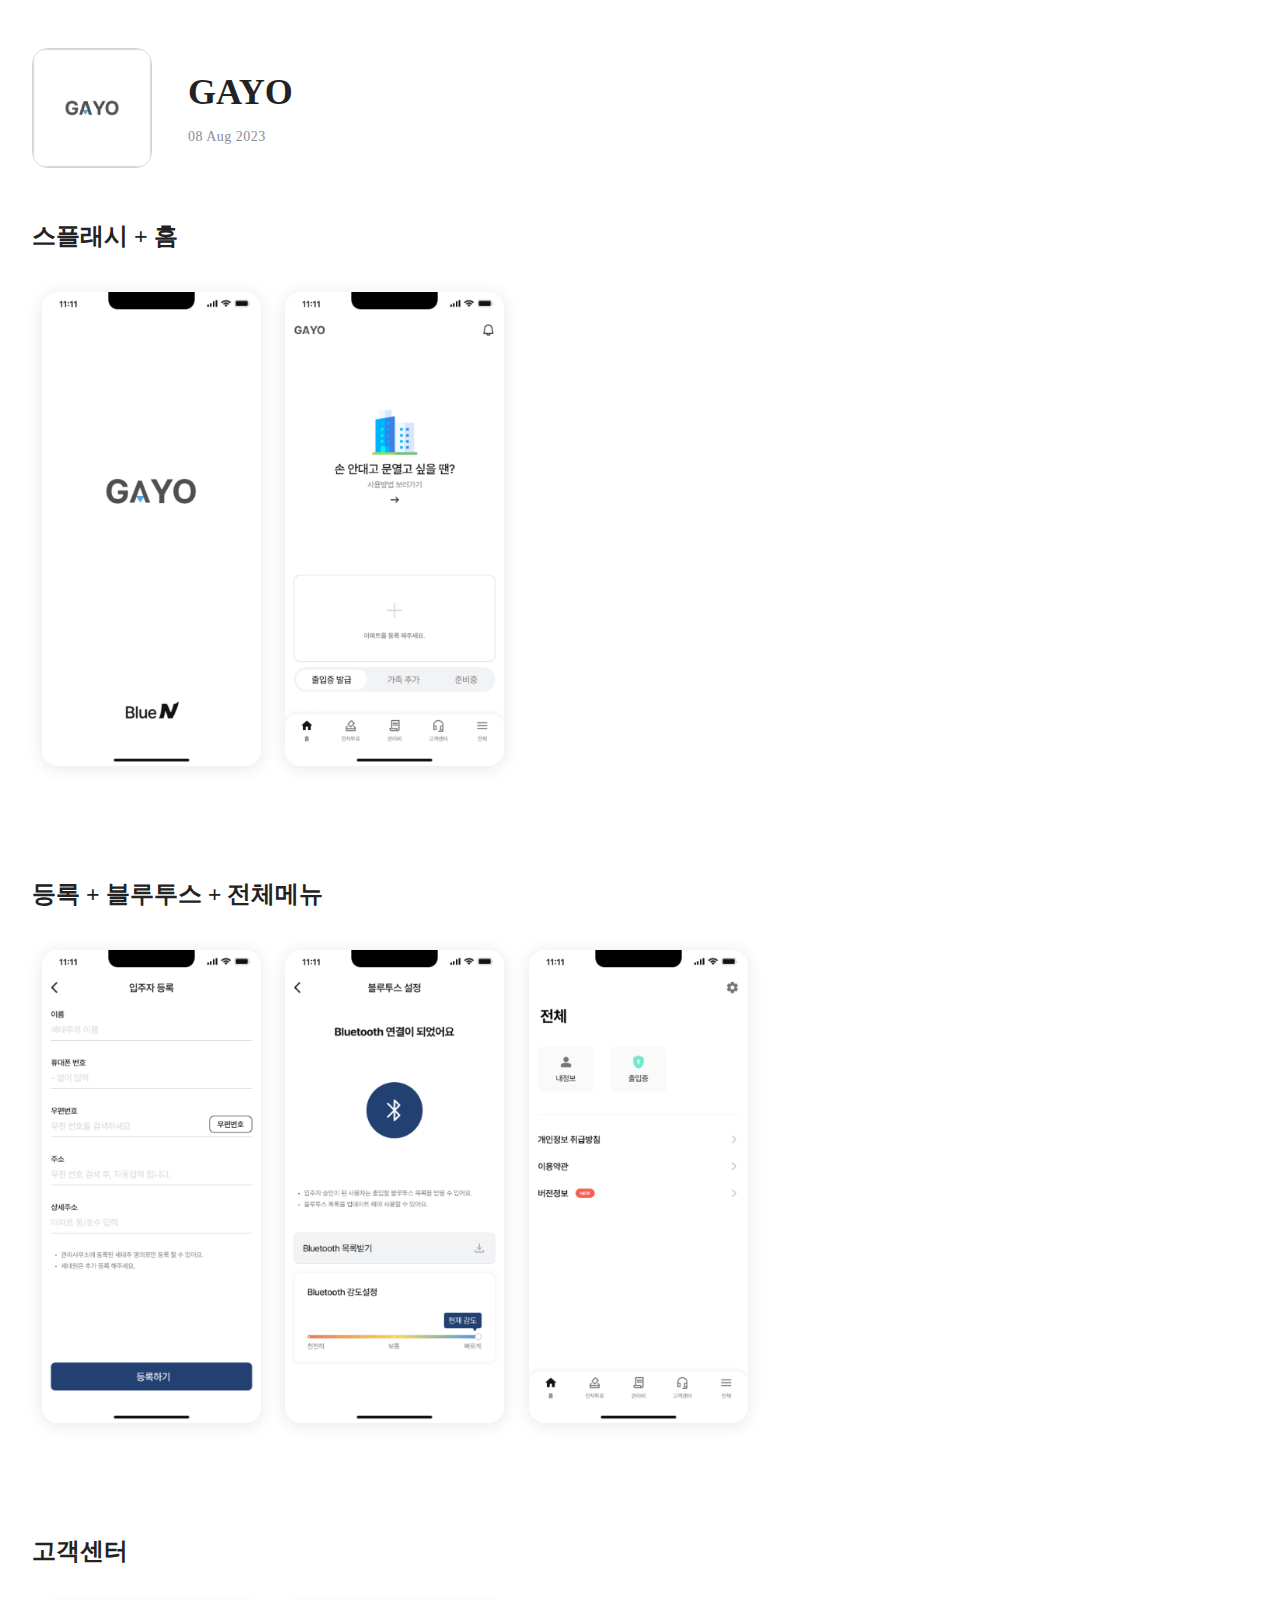
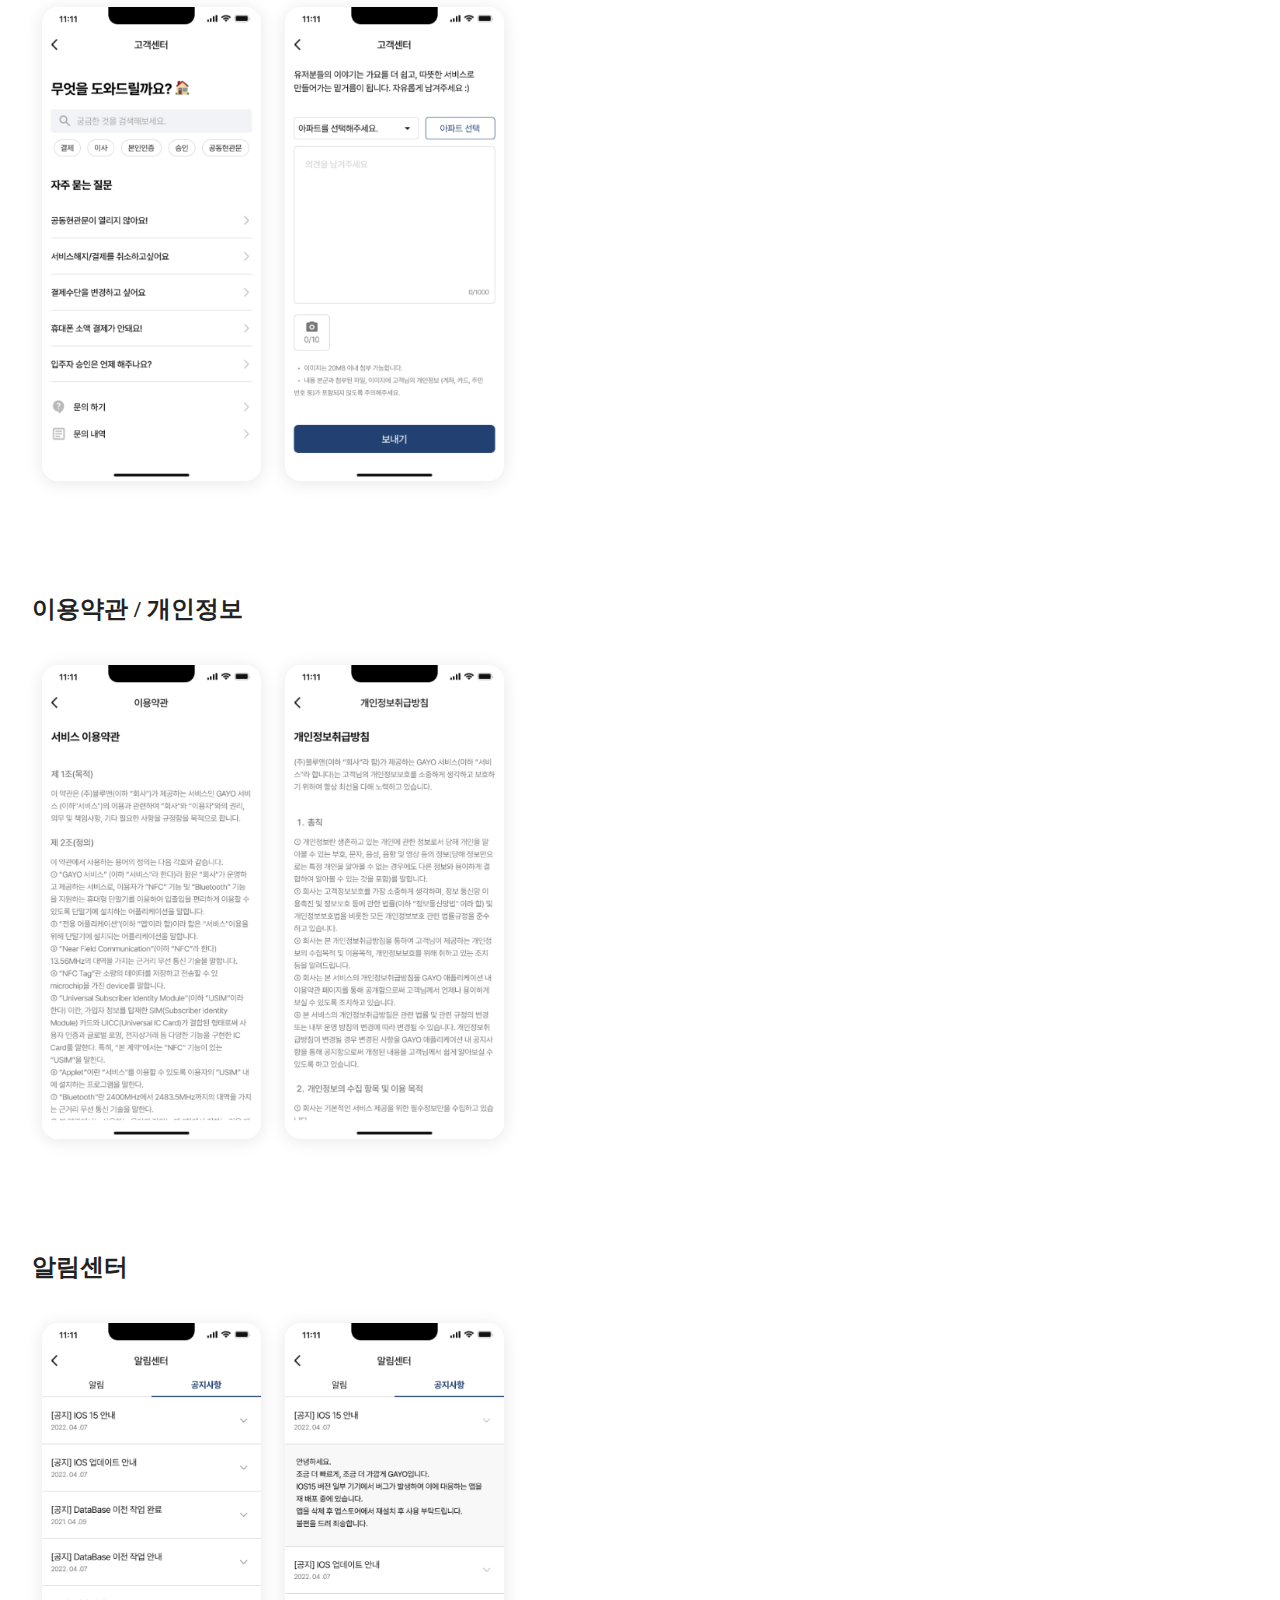
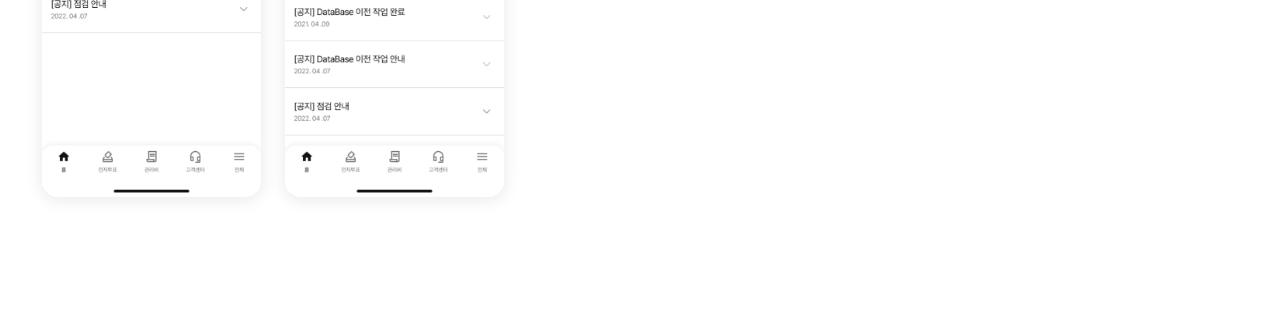
<file: BlueN/index.html>
<!DOCTYPE html>

<head>
    <meta charset='utf-8'>
    <meta http-equiv='X-UA-Compatible' content='IE=edge'>
    <meta name='viewport' content='width=device-width, initial-scale=1'>

    <title>GAYO</title>
    <link href='//spoqa.github.io/spoqa-han-sans/css/SpoqaHanSans-kr.css' rel='stylesheet' type='text/css'>
    <link href='//spoqa.github.io/spoqa-han-sans/css/SpoqaHanSans-jp.css' rel='stylesheet' type='text/css'>
    <style>
        

        html{box-sizing:border-box}*,*:before,*:after{box-sizing:inherit}/*! normalize.css v5.0.0 | MIT License | github.com/necolas/normalize.css */html{font-family:sans-serif;line-height:1.15;-ms-text-size-adjust:100%;-webkit-text-size-adjust:100%}body{margin:0}article,aside,footer,header,nav,section{display:block}h1{font-size:2em;margin:0.67em 0}figcaption,figure,main{display:block}figure{margin:1em 40px}hr{box-sizing:content-box;height:0;overflow:visible}pre{font-family:monospace, monospace;font-size:1em}a{background-color:transparent;-webkit-text-decoration-skip:objects}a:active,a:hover{outline-width:0}abbr[title]{border-bottom:none;text-decoration:underline;text-decoration:underline dotted}b,strong{font-weight:inherit}b,strong{font-weight:bolder}code,kbd,samp{font-family:monospace, monospace;font-size:1em}dfn{font-style:italic}mark{background-color:#ff0;color:#000}small{font-size:80%}sub,sup{font-size:75%;line-height:0;position:relative;vertical-align:baseline}sub{bottom:-0.25em}sup{top:-0.5em}audio,video{display:inline-block}audio:not([controls]){display:none;height:0}img{border-style:none}svg:not(:root){overflow:hidden}button,input,optgroup,select,textarea{font-family:sans-serif;font-size:100%;line-height:1.15;margin:0}button,input{overflow:visible}button,select{text-transform:none}button,html [type="button"],[type="reset"],[type="submit"]{-webkit-appearance:button}button::-moz-focus-inner,[type="button"]::-moz-focus-inner,[type="reset"]::-moz-focus-inner,[type="submit"]::-moz-focus-inner{border-style:none;padding:0}button:-moz-focusring,[type="button"]:-moz-focusring,[type="reset"]:-moz-focusring,[type="submit"]:-moz-focusring{outline:1px dotted ButtonText}fieldset{border:1px solid #c0c0c0;margin:0 2px;padding:0.35em 0.625em 0.75em}legend{box-sizing:border-box;color:inherit;display:table;max-width:100%;padding:0;white-space:normal}progress{display:inline-block;vertical-align:baseline}textarea{overflow:auto}[type="checkbox"],[type="radio"]{box-sizing:border-box;padding:0}[type="number"]::-webkit-inner-spin-button,[type="number"]::-webkit-outer-spin-button{height:auto}[type="search"]{-webkit-appearance:textfield;outline-offset:-2px}[type="search"]::-webkit-search-cancel-button,[type="search"]::-webkit-search-decoration{-webkit-appearance:none}::-webkit-file-upload-button{-webkit-appearance:button;font:inherit}details,menu{display:block}summary{display:list-item}canvas{display:inline-block}template{display:none}[hidden]{display:none}body,h1,h2,h3,h4,h5,h6,blockquote,p,pre,dl,dd,ol,ul,figure,hr,fieldset,legend{margin:0;padding:0}li>ol,li>ul{margin-bottom:0}table{border-collapse:collapse;border-spacing:0}address,h1,h2,h3,h4,h5,h6,blockquote,p,pre,dl,ol,ul,figure,hr,table,fieldset{margin-bottom:40px}dd,ol,ul{margin-left:16px}@-webkit-keyframes spin{100%{-webkit-transform:rotate(360deg);transform:rotate(360deg)}}@keyframes spin{100%{-webkit-transform:rotate(360deg);transform:rotate(360deg)}}.icon{position:relative;display:inline-block;width:25px;height:25px;overflow:hidden;fill:currentColor}.icon__cnt{width:100%;height:100%;background:inherit;fill:inherit;pointer-events:none;transform:translateX(0);-ms-transform:translate(0.5px, -0.3px)}.icon--m{width:50px;height:50px}.icon--l{width:100px;height:100px}.icon--xl{width:150px;height:150px}.icon--xxl{width:200px;height:200px}.icon__spinner{position:absolute;top:0;left:0;width:100%;height:100%}.icon--ei-spinner .icon__spinner,.icon--ei-spinner-2 .icon__spinner{-webkit-animation:spin 1s steps(12) infinite;animation:spin 1s steps(12) infinite}.icon--ei-spinner-3 .icon__spinner{-webkit-animation:spin 1.5s linear infinite;animation:spin 1.5s linear infinite}.icon--ei-sc-facebook{fill:#3b5998}.icon--ei-sc-github{fill:#333}.icon--ei-sc-google-plus{fill:#dd4b39}.icon--ei-sc-instagram{fill:#3f729b}.icon--ei-sc-linkedin{fill:#0976b4}.icon--ei-sc-odnoklassniki{fill:#ed812b}.icon--ei-sc-skype{fill:#00aff0}.icon--ei-sc-soundcloud{fill:#f80}.icon--ei-sc-tumblr{fill:#35465c}.icon--ei-sc-twitter{fill:#55acee}.icon--ei-sc-vimeo{fill:#1ab7ea}.icon--ei-sc-vk{fill:#45668e}.icon--ei-sc-youtube{fill:#e52d27}.icon--ei-sc-pinterest{fill:#bd081c}.icon--ei-sc-telegram{fill:#0088cc}.highlight{margin:0;background:#fff}.highlighter-rouge .highlight{background:#FAFAFA}.highlight .c{color:#998;font-style:italic}.highlight .err{color:#a61717;background-color:#e3d2d2}.highlight .k{font-weight:bold}.highlight .o{font-weight:bold}.highlight .cm{color:#998;font-style:italic}.highlight .cp{color:#999;font-weight:bold}.highlight .c1{color:#998;font-style:italic}.highlight .cs{color:#999;font-weight:bold;font-style:italic}.highlight .gd{color:#000;background-color:#fdd}.highlight .gd .x{color:#000;background-color:#faa}.highlight .ge{font-style:italic}.highlight .gr{color:#a00}.highlight .gh{color:#999}.highlight .gi{color:#000;background-color:#dfd}.highlight .gi .x{color:#000;background-color:#afa}.highlight .go{color:#888}.highlight .gp{color:#555}.highlight .gs{font-weight:bold}.highlight .gu{color:#aaa}.highlight .gt{color:#a00}.highlight .kc{font-weight:bold}.highlight .kd{font-weight:bold}.highlight .kp{font-weight:bold}.highlight .kr{font-weight:bold}.highlight .kt{color:#458;font-weight:bold}.highlight .m{color:#099}.highlight .s{color:#d14}.highlight .na{color:teal}.highlight .nb{color:#0086B3}.highlight .nc{color:#458;font-weight:bold}.highlight .no{color:teal}.highlight .ni{color:purple}.highlight .ne{color:#900;font-weight:bold}.highlight .nf{color:#900;font-weight:bold}.highlight .nn{color:#555}.highlight .nt{color:navy}.highlight .nv{color:teal}.highlight .ow{font-weight:bold}.highlight .w{color:#bbb}.highlight .mf{color:#099}.highlight .mh{color:#099}.highlight .mi{color:#099}.highlight .mo{color:#099}.highlight .sb{color:#d14}.highlight .sc{color:#d14}.highlight .sd{color:#d14}.highlight .s2{color:#d14}.highlight .se{color:#d14}.highlight .sh{color:#d14}.highlight .si{color:#d14}.highlight .sx{color:#d14}.highlight .sr{color:#009926}.highlight .s1{color:#d14}.highlight .ss{color:#990073}.highlight .bp{color:#999}.highlight .vc{color:teal}.highlight .vg{color:teal}.highlight .vi{color:teal}.highlight .il{color:#099}body{color:#222;font-size:16px;font-family:"Spoqa Han Sans","Spoqa Han Sans JP","Sans-serif";line-height:1.5;background-color:#fff;-webkit-font-smoothing:antialiased;-moz-osx-font-smoothing:grayscale}*::selection{color:#fff;background-color:#000}@font-face{font-family:'Spoqa Han Sans', 'Spoqa Han Sans JP', 'Sans-serif'}a{text-decoration:none;color:#495057}a:hover,a:active,a:focus{color:#000;text-decoration:none}img{position:relative;max-width:100%}hr{border:1px solid #ced4da;margin:24px 0}h1,h2,h3,h4,h5,h6{font-weight:inherit;line-height:initial}h1{font-size:36px;font-weight:700 !important}h2{font-size:28px}h3{font-size:24px}h4{font-size:20px}h5{font-size:18px}h6{font-size:16px}b,strong{font-weight:700}blockquote{font-size:24px;text-align:center}@media (min-width: 40em){blockquote{min-width:75vw}}@media (min-width: 64em){blockquote{font-size:28px;min-width:975px}}pre{padding:32px}pre,code{overflow:auto;white-space:pre-wrap;word-wrap:break-word;word-break:break-all;font-family:"Spoqa Han Sans","Spoqa Han Sans JP","Sans-serif";font-size:16px;background-color:#f1f3f5}p code,li code{padding:2px 4px}pre[class*='language-']{padding:32px;margin-bottom:24px}code[class*='language-'],pre[class*='language-']{white-space:pre-wrap;word-break:break-all;line-height:inherit;background-color:#f1f3f5}input[type='text'],input[type='password'],input[type='date'],input[type='month'],input[type='week'],input[type='email'],input[type='number'],input[type='search'],input[type='tel'],input[type='time'],input[type='url'],input[type='color'],input[type='datetime'],input[type='datetime-local'],select,textarea{width:100%;display:block;padding:16px;margin-bottom:16px;border:1px solid #ced4da;border-radius:4px;outline:none;line-height:initial;background-color:#fff;font-size:16px;font-family:"Spoqa Han Sans","Spoqa Han Sans JP","Sans-serif";transition:50ms}input[type='text']:focus,input[type='password']:focus,input[type='date']:focus,input[type='month']:focus,input[type='week']:focus,input[type='email']:focus,input[type='number']:focus,input[type='search']:focus,input[type='tel']:focus,input[type='time']:focus,input[type='url']:focus,input[type='color']:focus,input[type='datetime']:focus,input[type='datetime-local']:focus,select:focus,textarea:focus{border-color:#868e96}table{width:100%;max-width:100%}table th,table td{padding:16px;text-align:left;vertical-align:top;border-top:1px solid #ced4da;font-weight:400}table thead th{font-weight:600;text-transform:uppercase;font-size:14px;vertical-align:bottom;border-bottom:2px solid #ced4da}table tbody+tbody{border-top:2px solid #ced4da}.responsive-table{display:block;width:100%;overflow-x:auto}.o-grid{margin:0 auto;max-width:1300px}.o-grid:after{content:'';display:table;clear:both}@media (min-width: 40em){.o-grid{display:flex;flex-wrap:wrap}}.o-grid .o-grid{margin-right:-32px;margin-left:-32px;padding:0}.o-grid--full{max-width:100vw}.o-grid__col{padding-right:32px;padding-left:32px}@media (min-width: 40em){.o-grid__col{flex-grow:1}}.o-grid__col--1-3-s{width:33.3333333333%}.o-grid__col--2-3-s{width:66.6666666667%}.o-grid__col--1-4-s{width:25%}.o-grid__col--2-4-s{width:50%}.o-grid__col--3-4-s{width:75%}.o-grid__col--4-4-s{width:100%}@media (min-width: 40em){.o-grid__col--1-3-m{width:33.3333333333%}.o-grid__col--2-3-m{width:66.6666666667%}.o-grid__col--1-4-m{width:25%}.o-grid__col--2-4-m{width:50%}.o-grid__col--3-4-m{width:75%}.o-grid__col--4-4-m{width:100%}}@media (min-width: 64em){.o-grid__col--1-3-l{width:33.3333333333%}.o-grid__col--2-3-l{width:66.6666666667%}.o-grid__col--1-4-l{width:25%}.o-grid__col--2-4-l{width:50%}.o-grid__col--3-4-l{width:75%}.o-grid__col--4-4-l{width:100%}}.o-grid__col--full{width:100%}.o-grid__col--center{margin:0 auto;flex-grow:initial}.o-grid__col--end{margin-left:auto}.o-grid__col--initial-grow{flex-grow:initial}.c-off-canvas-container{display:flex;min-height:100vh;flex-direction:column}.c-off-canvas-container .o-wrapper{flex:1 0 auto}.o-plain-list{margin:0;padding:0;list-style:none;display:inline-block;margin-right:20px}.mh_toogle{display:none}.mh_toogle+.mh_toggle_btn{box-sizing:border-box;outline:0;display:block;width:3em;height:1.5em;position:relative;cursor:pointer;user-select:none;border-radius:1.5em;padding:2px;transition:all 0.4s ease;font-size:1em;background:lightgray}.mh_toogle+.mh_toggle_btn:after{position:relative;display:flex;justify-content:center;align-items:center;width:50%;height:100%;border-radius:50%;transition:all 0.4s ease;color:gray;background:white}.mh_toogle+.mh_toggle_btn:after{left:0;content:"brightness_7"}.mh_toogle:checked+.mh_toggle_btn{background:gray}.mh_toogle:checked+.mh_toggle_btn:after{left:50%;content:"brightness_4"}.blog-wrap{max-width:100%}.blog-post{width:100%;padding-bottom:1em;margin-bottom:2em;display:inline-block;border-bottom:1px solid #ced4da}.excerpt{margin-top:1em;color:#868e96}.blog-post__link{position:relative;display:block}.blog-post__image{width:100%}.blog-post__content{position:absolute;top:0;right:0;bottom:0;left:0;display:flex;align-items:center;justify-content:center;opacity:0;visibility:hidden}.blog-post__info{text-align:center}.post-title{font-size:24px;font-weight:bold}.post-title a{text-decoration:none}.blog-post__subtitle{margin-top:5px}.pagination__prev{float:left;margin-right:10px}.pagination__next{float:left}.meta{font-size:16px;text-transform:uppercase}.excerpt{margin-top:1em;margin-bottom:1em}.category{border:0px;font-size:14px;padding-left:32px;padding-right:32px;margin-bottom:48px;margin-top:36px;animation:fadeInUp 0.8s;-moz-animation:fadeInUp 0.8s;-webkit-animation:fadeInUp 0.8s;-o-animation:fadeInUp 0.8s}@keyframes fadeInUp{from{transform:translate3d(0, 60px, 0);opacity:0}to{transform:translate3d(0, 0px, 0);opacity:1}}@-moz-keyframes fadeInUp{from{transform:translate3d(0, 60px, 0);opacity:0}to{transform:translate3d(0, 0px, 0);opacity:1}}@-webkit-keyframes fadeInUp{from{transform:translate3d(0, 60px, 0);opacity:0}to{transform:translate3d(0, 0px, 0);opacity:1}}@-o-keyframes fadein{from{transform:translate3d(0, 60px, 0);opacity:0}to{transform:translate3d(0, 0px, 0);opacity:1}}.category li{position:relative;float:left;padding:0px;border:0px;border-radius:8px}.category-btn{background:#fff;display:inline-flex;align-items:center;width:164px;text-align:center;font-weight:bold;justify-content:space-between;line-height:50px;margin:0px;padding:0px 15px 0 20px;text-decoration:none;border:1px solid #ced4da;border-radius:8px;transition:250ms}.chevron{text-align:center}.material-symbols-outlined{vertical-align:middle;font-size:22px;color:#868e96}.category-btn:hover{background:#222;color:#fff;border:1px solid #222;cursor:pointer}.category-btn-selected{background:#fff;display:inline-flex;align-items:center;width:164px;text-align:center;font-weight:bold;justify-content:space-between;line-height:50px;margin:0px;padding:0px 15px 0 20px;text-decoration:none;border:1px solid #222;border-radius:8px;transition:250ms}.category-btn-selected:hover{background:#222;color:#fff;border:1px solid #222;cursor:pointer}#check-btn:checked ~ .category-btn{background:#222;color:#fff;border:1px solid #222}#check-btn:checked ~ .category-btn-selected{background:#222;color:#fff;border:1px solid #222}#check-btn{display:none}#check-btn:checked ~ .menubars{display:block}#check-btn:checked ~ .menubars-pattern{display:none}#check-btn-pattern:checked ~ .menubars-pattern{display:block}#check-btn-pattern:checked ~ .menubars{display:none}.category li ul{background:#fff;display:none;height:auto;padding:0px;margin:5px 0 0 0;border:0px;position:absolute;z-index:140;border:solid 1px #ced4da;border-radius:8px;box-shadow:0 2px 5px 1.5px rgba(0,0,0,0.08)}.category li li{display:block;float:none;margin:0px;padding:0px}.category li li:last-child a{margin-bottom:5px}.category li li:first-child a{margin-top:5px}.category li:hover li a{background:none}.category li ul a{display:block;height:50px;line-height:50px;font-size:14px;font-weight:400;margin:0px;padding:0px 0px 0px 15px;text-align:left}.category li ul a:hover,.category li ul li:hover a{background:#f1f5f5;font-weight:bold;color:#495057;border:0px;border-radius:0;text-decoration:none}.category p{clear:left}.menubars,.menubars-pattern{width:100%;animation:fadeIn 0.2s;-moz-animation:fadeIn 0.2s;-webkit-animation:fadeIn 0.2s;-o-animation:fadeIn 0.2s}@keyframes fadeIn{from{transform:translate3d(0, 0px, 0);opacity:0}to{transform:translate3d(0, 0px, 0);opacity:1}}@-moz-keyframes fadeIn{from{transform:translate3d(0, 0px, 0);opacity:0}to{transform:translate3d(0, 0px, 0);opacity:1}}@-webkit-keyframes fadeIn{from{transform:translate3d(0, 0px, 0);opacity:0}to{transform:translate3d(0, 0px, 0);opacity:1}}@-o-keyframes fadeIn{from{transform:translate3d(0, 0px, 0);opacity:0}to{transform:translate3d(0, 0px, 0);opacity:1}}.c-header{padding:32px 0 48px}.c-header__inner{display:flex;align-items:center}@media (min-width: 40em){.c-logo{margin:0 auto}}.c-logo h1{margin-bottom:0}.c-logo__link{display:block;line-height:1;font-size:24px;transition:color 50ms ease-in-out}@media (min-width: 40em){.c-logo__link{font-size:40px}}.c-logo__link:hover,.c-logo__link:active,.c-logo__link:focus{color:#000}.c-logo__img{max-height:24px;max-width:none;box-shadow:none;border-radius:none;border:none}.c-logo__img:hover{box-shadow:none;opacity:100%;transition:all 0.2s;transition-timing-function:ease}@media (min-width: 64em){.c-nav{display:flex;align-items:center;position:relative;z-index:1;display:inline-block;background-color:#fff;padding:0px 24px}.c-nav-wrap{text-align:center;text-align:left;float:right}}.c-nav__item{display:block;font-size:16px;letter-spacing:1px;margin:5px 0}.c-nav__item:last-child{margin:0 auto}@media (min-width: 64em){.c-nav__item:not(:last-child){margin-right:48px}}@media (min-width: 64em){.c-nav__item{display:inline-block;margin:0}}.c-nav__link{display:block;transition:50ms}@media (max-width: 63.99em){.c-nav__link{padding:8px 0}}.c-nav__link--current{color:#000;font-weight:600}.home-template .c-nav__link--current:not(:hover){color:#495057;font-weight:600}.c-nav__link:hover,.c-nav__link:active,.c-nav__link:focus{color:#000;font-weight:600;border-bottom:1px solid #000;transition:border-bottom 50ms ease-in-out}.c-nav__icon{vertical-align:middle}.c-search{position:fixed;top:0;right:0;bottom:0;left:0;padding-top:80px;background:#fff;z-index:-1;opacity:0;transform:scale(0.96);transition:transform 25ms cubic-bezier(0.694, 0, 0.335, 1),opacity 25ms cubic-bezier(0.8, 0, 0.55, 0.94),z-index 25ms step-end}@media (min-width: 40em){.c-search{padding-top:64px}}.c-search.is-active{z-index:10;opacity:1;transform:scale(1);transition:transform 25ms cubic-bezier(0.8, 0, 0.55, 0.94),opacity 25ms cubic-bezier(0.8, 0, 0.55, 0.94),z-index 25ms step-start}.c-search__form{display:flex;justify-content:center;align-items:center;position:relative;margin-left:16px;padding-right:16px}.c-search__icon{position:absolute;left:16px;fill:#868e96;width:32px;height:32px}.c-search__input[type='search']{width:100%;outline:none;margin-bottom:0;padding-left:56px;font-weight:400;font-size:20px;border:0;border-radius:2px;background-color:#f1f3f5}.c-search__input[type='search']::placeholder{opacity:1;color:#868e96}@media (min-width: 40em){.c-search__input[type='search']{font-size:24px}}.c-search__close{display:flex;justify-content:center;align-items:center;position:absolute;top:16px;right:32px;width:48px;height:48px;cursor:pointer;border-radius:100%;background-color:#f1f3f5}@media (min-width: 40em){.c-search__close{top:32px}}.c-search__close .icon{fill:#868e96;transition:50ms}.c-search__close:hover .icon{fill:#222;transform:rotate(90deg)}.c-search-results{display:none;height:calc(100vh - 168px);overflow:auto;white-space:normal;margin-top:16px;margin-left:16px;padding-right:16px;counter-reset:search}@media (min-width: 40em){.c-search-results{height:calc(100vh - 160px)}}.c-search-result{display:flex;align-items:center;line-height:1;padding:16px 16px 16px 32px;background-color:#f1f3f5;border-radius:2px}.c-search-result:not(:last-child){margin-bottom:16px}.c-search-result:before{counter-increment:search;content:counter(search) ". ";position:relative;left:-16px;font-size:20px;font-style:italic;font-family:"Spoqa Han Sans","Spoqa Han Sans JP","Sans-serif";color:#000}.c-search-result__media{margin-left:16px;background-color:#f1f3f5}.c-search-result__content{flex:1}.c-search-result__image{display:block;width:64px;height:48px;background-repeat:no-repeat;background-position:center;background-size:cover;background-color:#fff}.c-search-result__title{margin-bottom:0;font-size:14px;font-weight:600}#search-input{width:100%;outline:none;margin-bottom:0;padding-left:56px;font-weight:400;font-size:20px;color:#000;border:0;border-radius:2px;background-color:#f1f3f5}#results-container{list-style:none;height:calc(100vh - 168px);overflow:auto;white-space:normal;margin-top:16px;margin-left:16px;padding-right:16px;counter-reset:search}@media (min-width: 40em){#results-container{height:calc(100vh - 160px)}}#results-container li{display:flex;align-items:center;line-height:1;padding:28px 16px 28px 32px;border-radius:2px;font-size:16px;font-weight:600;border-bottom:1px solid #ced4da}.c-off-canvas-toggle{position:absolute;top:36px;right:24px;z-index:10;height:24px;width:24px;cursor:pointer}@media (min-width: 64em){.c-off-canvas-toggle{display:none}}.c-off-canvas-toggle__icon{position:absolute;left:0;height:1px;width:25px;background:#000;cursor:pointer}.c-off-canvas-toggle__icon:before,.c-off-canvas-toggle__icon:after{content:'';display:block;height:100%;background-color:inherit;transition:50ms}.c-off-canvas-toggle__icon:before{transform:translateY(16px)}.c-off-canvas-toggle__icon:after{transform:translateY(7px)}.c-off-canvas-toggle--close .c-off-canvas-toggle__icon{height:2px;background-color:transparent}.c-off-canvas-toggle--close .c-off-canvas-toggle__icon:before,.c-off-canvas-toggle--close .c-off-canvas-toggle__icon:after{position:relative;visibility:visible;background:#000}.c-off-canvas-toggle--close .c-off-canvas-toggle__icon:before{top:11px;transform:rotate(-45deg)}.c-off-canvas-toggle--close .c-off-canvas-toggle__icon:after{top:9px;transform:rotate(45deg)}@media (max-width: 63.99em){.c-off-canvas-toggle--close{top:32px}}html,body{overflow-x:hidden}@media (min-width: 64em){.c-off-canvas-content{position:relative}}@media (max-width: 63.99em){.c-off-canvas-content{position:fixed;top:0;right:-4px;z-index:1;width:300px;height:100vh;overflow-y:auto;padding:32px 40px;background-color:#fff;transform:translate3d(300px, 0, 0)}}@media screen and (max-width: 63.99em) and (-ms-high-contrast: active), (max-width: 63.99em) and (-ms-high-contrast: none){.c-off-canvas-content.is-active{right:308px}}@media (max-width: 63.99em){.c-off-canvas-container{-webkit-perspective:1000;transition:transform 50ms cubic-bezier(0.565, 1.65, 0.765, 0.88)}.c-off-canvas-container.is-active{transform:translate3d(-304px, 0, 0)}.c-off-canvas-container.is-active:after{position:fixed;top:0;right:0;bottom:0;left:0;content:'';background-color:rgba(0,0,0,0.2)}}.c-archive{text-align:center;padding:32px 0;margin-bottom:40px;font-weight:bold;color:#868e96}.c-archive__title{margin-bottom:0;font-size:36px}.c-archive__description{margin-top:8px;margin-bottom:0;font-size:14px}.c-post-card{animation:fadeInUp 1s;-moz-animation:fadeInUp 1s;-webkit-animation:fadeInUp 1s;-o-animation:fadeInUp 1s}@keyframes fadeInUp{from{transform:translate3d(0, 60px, 0);opacity:0}to{transform:translate3d(0, 0px, 0);opacity:1}}@-moz-keyframes fadeInUp{from{transform:translate3d(0, 60px, 0);opacity:0}to{transform:translate3d(0, 0px, 0);opacity:1}}@-webkit-keyframes fadeInUp{from{transform:translate3d(0, 60px, 0);opacity:0}to{transform:translate3d(0, 0px, 0);opacity:1}}@-o-keyframes fadein{from{transform:translate3d(0, 60px, 0);opacity:0}to{transform:translate3d(0, 0px, 0);opacity:1}}.c-post-card{position:relative;display:flex;width:100%;flex-direction:column;border-bottom:1px solid #ced4da;margin-bottom:40px;padding-bottom:38px}.c-post-card a:focus{outline:none}.c-post-card__media{display:none;overflow:hidden;border-radius:2px;margin-bottom:24px}@media (min-width: 40em){.c-post-card__media{display:block}}.c-post-card__media__m{display:block;overflow:hidden;border-radius:2px;margin-bottom:24px}@media (min-width: 40em){.c-post-card__media__m{display:none}}.c-post-card__image-link{display:block;position:relative}.c-post-card__image{display:block;margin:2%;position:relative;transition:all 50ms ease;max-width:30%;border-radius:8px;box-shadow:0 2px 8px 2px rgba(0,0,0,0.08)}.js-enabled .c-post-card__image.js-fadein{opacity:0}.js-enabled .c-post-card__image.is-inview{opacity:1}@media (min-width: 40em){.c-post-card__image{max-width:18%;border-radius:16px;float:left;margin:1%}}.c-post-card__image:hover{transform:translate(0, -6px);box-shadow:0 2px 16px 2px rgba(0,0,0,0.12)}.c-post-card--featured__icon{position:absolute;bottom:16px;left:16px;fill:#fff;background-color:rgba(0,0,0,0.05)}.c-post-card__content--no-image{background-color:#f1f3f5;padding:40px}.c-post-card__meta{line-height:1;font-size:12px;color:#868e96;letter-spacing:.5px;display:flex;align-items:center;margin-bottom:8px}.c-post-card__date{margin-right:4px}.c-post-card__tags{line-height:1;font-size:14px;color:#868e96}.c-post-card__tags a{color:#868e96;text-transform:capitalize;font-weight:400}.c-post-card__tags a:hover,.c-post-card__tags a:active,.c-post-card__tags a:focus{color:#222}.c-post-card__title{clear:both;margin-bottom:32px;font-size:28px;transition:50ms;font-family:"Spoqa Han Sans","Spoqa Han Sans JP","Sans-serif";font-weight:700}.c-post-card__title-link{border-bottom:1px solid transparent;transition:border-bottom 50ms ease-in-out}.c-post-card:hover .c-post-card__title-link,.c-post-card:active .c-post-card__title-link,.c-post-card:focus .c-post-card__title-link{color:#222;border-bottom:1px solid #000}@media (max-width: 63.99em){.c-teaser-wrapper:not(:last-child){margin-bottom:40px}}.c-teaser{display:flex;align-items:center;line-height:1;padding-top:32px}.c-teaser:not(:last-child){padding-bottom:32px;border-bottom:1px solid #ced4da}.c-teaser:first-of-type{padding-top:0}.c-teaser__media{margin-left:16px;background-color:#f1f3f5}.c-teaser__content{flex:1}.c-teaser__image{display:block;width:80px;height:64px;background-repeat:no-repeat;background-position:center;background-size:cover;background-color:#f1f3f5;border-radius:2px;transition:all 50ms ease-in-out;box-shadow:4px 4px 0 #f1f3f5}.js-enabled .c-teaser__image.js-fadein{opacity:0}.js-enabled .c-teaser__image.is-inview{opacity:1}@media (min-width: 64em){.c-teaser__image{width:96px;height:80px}}.c-teaser__title{display:inline;font-size:16px;font-family:"Spoqa Han Sans","Spoqa Han Sans JP","Sans-serif";font-weight:400;border-bottom:1px solid transparent;transition:border-bottom 50ms ease-in-out}.c-teaser__date{display:block;line-height:1;font-size:12px;color:#868e96;text-transform:uppercase;letter-spacing:.5px;margin-top:8px}.c-teaser:hover .c-teaser__image,.c-teaser:active .c-teaser__image,.c-teaser:focus .c-teaser__image{transform:scale(1.01)}.c-teaser:hover .c-teaser__title,.c-teaser:active .c-teaser__title,.c-teaser:focus .c-teaser__title{color:#222;border-bottom:1px solid #000}.c-pagination{text-align:center;padding:24px}.c-post-hero{margin-top:48px;margin-bottom:16px}.c-post-hero__top{float:left;height:50%}@media (max-width: 63.99em){.c-post-hero__content{display:flex;flex-direction:column}}@media (min-width: 64em){.c-post-hero__content{display:inline-block;justify-content:center;vertical-align:middle}}.c-post-hero__content--no-image{padding-right:0;padding-bottom:0;max-width:700px;margin:0 auto;text-align:center}.c-post-hero__tags{color:#868e96;font-size:14px;text-transform:capitalize;letter-spacing:.5px;margin-bottom:2px}.c-post-hero__tags a{color:#868e96}.c-post-hero__tags a:hover,.c-post-hero__tags a:active,.c-post-hero__tags a:focus{color:#222}.c-post-hero__title{font-size:24px;font-family:"Spoqa Han Sans","Spoqa Han Sans JP","Sans-serif";font-weight:700;margin-bottom:2px}@media (min-width: 40em){.c-post-hero__title{font-size:28px}}@media (min-width: 64em){.c-post-hero__title{font-size:36px;line-height:1.2;margin-bottom:12px}}.c-post-hero__meta{font-size:14px;color:#868e96;letter-spacing:.5px}.c-post-hero__author a{font-weight:600}.c-post-hero__image{margin:0 0 16px 0;vertical-align:middle;border-radius:16px;box-shadow:none;border:1px solid #ced4da;width:20%;max-width:120px;min-width:80px}@media (min-width: 64em){.c-post-hero__image{margin:0 32px 0 0}}.js-enabled .c-post-hero__image.js-fadein{opacity:0}.js-enabled .c-post-hero__image.is-inview{opacity:1}.c-post{max-width:1280px;margin:36px auto 0 auto}.c-content-page{display:flex;flex-direction:column;font-size:18px;line-height:1.8;word-break:keep-all;margin-bottom:40px;animation:fadeInUp 0.8s;-moz-animation:fadeInUp 0.8s;-webkit-animation:fadeInUp 0.8s;-o-animation:fadeInUp 0.8s}.c-content-page a{text-decoration:underline}.c-content-page a:hover{color:#000}.c-content-page ul{margin:8px 0 8px 48px}@keyframes fadeInUp{from{transform:translate3d(0, 60px, 0);opacity:0}to{transform:translate3d(0, 0px, 0);opacity:1}}@-moz-keyframes fadeInUp{from{transform:translate3d(0, 60px, 0);opacity:0}to{transform:translate3d(0, 0px, 0);opacity:1}}@-webkit-keyframes fadeInUp{from{transform:translate3d(0, 60px, 0);opacity:0}to{transform:translate3d(0, 0px, 0);opacity:1}}@-o-keyframes fadein{from{transform:translate3d(0, 60px, 0);opacity:0}to{transform:translate3d(0, 0px, 0);opacity:1}}.c-content{display:flex;align-items:center;flex-direction:column;font-size:18px;word-break:keep-all;margin-bottom:40px}.c-content a{text-decoration:none}.c-content a:not(.c-btn):not(.lightbox-image){color:#000;text-decoration:none;text-decoration-skip:ink}.c-content a:not(.c-btn):not(.lightbox-image):hover,.c-content a:not(.c-btn):not(.lightbox-image):active,.c-content a:not(.c-btn):not(.lightbox-image):focus{color:#fff;background-color:#fff}.c-content img{margin:auto 0;margin-bottom:28px;border-radius:16px;max-width:80%;box-shadow:0 2px 16px 2px rgba(0,0,0,0.08);transition:all 0.3s;transition-timing-function:ease}@media (min-width: 40em){.c-content img{width:23%;margin:0 8px 24px}}@media (min-width: 64em){.c-content img{width:18%;margin:0 10px 24px}}.c-content img:hover{transform:translate(0, -6px);box-shadow:0 2px 16px 2px rgba(0,0,0,0.12)}.c-content .thumbnail-wrapper{width:80%;aspect-ratio:375 / 812;display:inline-block;overflow:hidden;margin:0 10px 24px;border-radius:12px;border:0px;box-shadow:0 2px 5px 1.5px rgba(0,0,0,0.08);transition:all 0.3s;transition-timing-function:ease;vertical-align:top}@media (min-width: 40em){.c-content .thumbnail-wrapper{width:23%;margin:0 8px 24px}}@media (min-width: 64em){.c-content .thumbnail-wrapper{width:18%;margin:0 10px 24px}}.c-content .thumbnail-wrapper:hover{transform:translate(0, -6px);box-shadow:0 2px 5px 1.5px rgba(0,0,0,0.12)}.c-content .longimg{width:100%;max-width:100%;overflow:hidden;margin:0;border-radius:0;box-shadow:none;transition:none}.c-content .longimg:hover{transform:none;box-shadow:none}.c-content address,.c-content h1,.c-content h2,.c-content h3,.c-content h4,.c-content h5,.c-content h6,.c-content p,.c-content pre,.c-content dl,.c-content ol,.c-content ul,.c-content form,.c-content table,.c-content fieldset,.c-content .footnotes,.c-content .highlight,.c-content .cp_embed_wrapper{min-width:100%;margin-bottom:40px}.c-content p{text-align:center}@media (min-width: 40em){.c-content p{text-align:left}}.c-content h1,.c-content h2,.c-content h3,.c-content h4{font-family:"Spoqa Han Sans","Spoqa Han Sans JP","Sans-serif";font-weight:600}.c-content h1:not(:first-child),.c-content h2:not(:first-child),.c-content h3:not(:first-child),.c-content h4:not(:first-child){margin-top:40px}.c-content hr+h1,.c-content hr+h2,.c-content hr+h3,.c-content hr+h4{margin-top:0 !important}.c-content p+.kg-card,.c-content dd+.kg-card,.c-content ol+.kg-card,.c-content ul+.kg-card{margin-top:8px}.c-content dd:not(:root:root),.c-content ol:not(:root:root),.c-content ul:not(:root:root){-webkit-padding-start:8px}.c-content hr{color:#ced4da;display:flex;min-width:100%;align-items:center;justify-content:center;margin-top:0;margin-bottom:40px}@media (min-width: 64em){.c-content hr{margin-top:8px;margin-bottom:80px}}.kg-embed-card{display:flex;align-items:center;flex-direction:column;min-width:100%}.kg-embed-card figcaption,.kg-image-card figcaption,.kg-gallery-card figcaption{width:100%;text-align:center;color:#868e96;font-size:14px;font-family:"Spoqa Han Sans","Spoqa Han Sans JP","Sans-serif";margin-top:10px}@media (min-width: 40em){.c-content .kg-width-full .kg-image{max-width:100vw;pointer-events:none}}@media (min-width: 40em){.c-content .kg-width-wide .kg-image{max-width:75vw}}@media (min-width: 64em){.c-content .kg-width-wide .kg-image{max-width:1300px;padding-right:24px;padding-left:24px}}.kg-gallery-container{width:100vw;display:flex;flex-direction:column}@media (min-width: 40em){.kg-gallery-container{max-width:75vw}}@media (min-width: 64em){.kg-gallery-container{max-width:1300px;padding-right:24px;padding-left:24px}}.kg-gallery-row{display:flex;flex-direction:row;justify-content:center}.kg-gallery-image img{display:block;margin:0;width:100%;height:100%}.kg-gallery-row:not(:first-of-type){margin:8px 0 0 0}.kg-gallery-image:not(:first-of-type){margin:0 0 0 8px}.c-content{animation:fadeInUp 0.8s;-moz-animation:fadeInUp 0.8s;-webkit-animation:fadeInUp 0.8s;-o-animation:fadeInUp 0.8s}@keyframes fadeInUp{from{transform:translate3d(0, 60px, 0);opacity:0}to{transform:translate3d(0, 0px, 0);opacity:1}}@-moz-keyframes fadeInUp{from{transform:translate3d(0, 60px, 0);opacity:0}to{transform:translate3d(0, 0px, 0);opacity:1}}@-webkit-keyframes fadeInUp{from{transform:translate3d(0, 60px, 0);opacity:0}to{transform:translate3d(0, 0px, 0);opacity:1}}@-o-keyframes fadein{from{transform:translate3d(0, 60px, 0);opacity:0}to{transform:translate3d(0, 0px, 0);opacity:1}}.thumbnail-wrapper{width:17%;max-width:100%;min-width:100px;aspect-ratio:375 / 812;overflow:hidden;float:left;margin:10px 8px;border-radius:12px;border:0px;box-shadow:0 2px 5px 1.5px rgba(0,0,0,0.08);transition:all 0.3s;transition-timing-function:ease;vertical-align:top}.thumbnail-wrapper:hover{transform:translate(0, -6px);box-shadow:0 2px 5px 1.5px rgba(0,0,0,0.12)}.longimg{width:100%;max-width:100%;overflow:hidden;margin:0;border-radius:0;box-shadow:none;transition:none}.longimg:hover{transform:none;box-shadow:none}.c-share{display:flex}@media (max-width: 63.99em){.c-share{margin-top:16px}}.c-share__item{flex:1;text-align:center}@media (min-width: 40em){.c-share__item:not(:last-child){border-right:4px solid #fff}}@media (min-width: 64em){.c-share__item:not(:last-child){border-right:20px solid #fff}}.c-share__link{display:block;padding:4px 8px;border-radius:32px;background-color:#f1f3f5;transition:50ms}@media (min-width: 64em){.c-share__link{padding:8px 16px}}.c-share__link:hover,.c-share__link:active,.c-share__link:focus{opacity:.8}.c-share__icon{vertical-align:middle;fill:#222}.c-author{text-align:center;padding:32px 0;margin-bottom:32px}.c-author__media{margin-bottom:8px}.c-author__image{margin:0 auto;display:block;width:96px;height:96px;border-radius:100%;border:4px solid #f1f3f5}.c-author__title{margin-bottom:8px;font-size:20px}.c-author__bio{margin-bottom:0;font-size:14px}.c-author__links{display:flex;justify-content:center;margin-top:16px}.c-author__links-item{display:flex;align-items:center;font-size:12px;text-transform:uppercase;letter-spacing:.5px}.c-author__links-icon{vertical-align:bottom;transition:50ms}.c-author__links-icon:hover,.c-author__links-icon:active,.c-author__links-icon:focus{fill:#000}.c-tag-card{position:relative;margin-bottom:48px;background-color:#f1f3f5}.c-tag-card__image{display:block;background-position:50%;background-repeat:no-repeat;background-size:cover;border-radius:2px;transition:all 50ms ease-in-out}.js-enabled .c-tag-card__image.js-fadein{opacity:0}.js-enabled .c-tag-card__image.is-inview{opacity:1}.c-tag-card__image:before{position:absolute;top:0;bottom:0;left:0;right:0;content:'';transition:50ms;background:linear-gradient(0deg, rgba(0,0,0,0.4) 0, transparent 32%)}.c-tag-card__image:after{display:block;content:'';width:100%;padding-bottom:75%}.c-tag-card__title{position:absolute;bottom:0;left:0;right:0;margin-bottom:0;padding:16px;font-size:20px;font-weight:400;color:#fff}.c-tag-card:hover .c-tag-card__image:before,.c-tag-card:active .c-tag-card__image:before,.c-tag-card:focus .c-tag-card__image:before{background-color:rgba(0,0,0,0.1)}.c-btn{display:inline-block;padding:16px 32px;border-radius:4px;cursor:pointer;transition:25ms;text-align:center;vertical-align:middle;white-space:nowrap;outline:none;line-height:initial;border:none;background-color:#fff;font-size:16px;font-family:"Spoqa Han Sans","Spoqa Han Sans JP","Sans-serif";border:1px solid #ced4da;letter-spacing:.5px}.c-btn:hover,.c-btn:active,.c-btn:focus{color:#fff;border-color:#000;text-decoration:none;background-color:#000;border-color:#000}.c-btn--disabled{opacity:.5;cursor:not-allowed;border-color:#868e96}.c-btn--full{width:100%}.c-btn--small{padding:12px 24px}.c-btn--loading{position:relative;padding-right:48px}.c-btn--loading:after{position:absolute;top:16px;right:16px;content:'';display:block;height:16px;width:16px;border:2px solid #fff;border-radius:100%;border-right-color:transparent;border-top-color:transparent;animation:spinAround 500ms infinite linear}.c-form-btn{display:inline-block;padding:16px 32px;border-radius:4px;cursor:pointer;transition:25ms;text-align:center;vertical-align:middle;white-space:nowrap;outline:none;line-height:initial;border:none;background-color:#ced4da;font-size:16px;font-family:"Spoqa Han Sans","Spoqa Han Sans JP","Sans-serif";color:#fff;border:1px solid #ced4da;letter-spacing:.5px}.c-form-btn:hover,.c-form-btn:active,.c-form-btn:focus{color:#fff;border-color:#000;text-decoration:none;background-color:#000;border-color:#000}.c-subscribe-form{background-color:#fff;border:1px solid #000;display:flex;flex-wrap:wrap}.c-subscribe-form .form-group{flex:8;margin-right:16px}.c-subscribe-form__btn{flex:2}.c-subscribe-form__btn{border-color:transparent}.c-subscribe-form__input[type='email']{padding-left:24px;border:0;margin:0}.c-subscribe-form__input[type='email']:focus{border-color:transparent}.c-widget-instagram{display:flex;flex-wrap:wrap;position:relative}.c-widget-instagram__item{flex:1 25%}.c-widget-instagram__image{display:block;position:relative;background-repeat:no-repeat;background-position:center;background-size:cover;transition:all 50ms ease-in-out}.js-enabled .c-widget-instagram__image.js-fadein{opacity:0}.js-enabled .c-widget-instagram__image.is-inview{opacity:1}.c-widget-instagram__image:before{transition:50ms;position:absolute;top:0;height:100%;width:100%;content:'';background-color:#000;opacity:0}.c-widget-instagram__image:after{display:block;content:'';width:100%;padding-bottom:100%}.c-widget-instagram__me{position:absolute;top:50%;left:50%;z-index:1;transform:translate(-50%, -50%);text-align:center;display:flex;align-items:center;padding:4px;font-size:12px;letter-spacing:.5px;background:#fff;border-radius:4px;box-shadow:0 0 10px rgba(0,0,0,0.25)}@media (min-width: 40em){.c-widget-instagram__me{padding:8px}}.c-widget-instagram__me .icon{margin-right:4px}.c-related{padding:32px 0 0}@media (min-width: 64em){.c-related{padding:48px 0 32px 0}}.c-related__title{padding-bottom:0;margin-bottom:32px;text-align:center;font-size:20px}@media (min-width: 64em){.c-related__title{margin-bottom:48px;font-size:24px}}@media (min-width: 64em){.c-related .c-post-card{border-bottom:0;margin-bottom:0;padding-bottom:0}}.c-title-bar{display:flex;align-items:baseline;justify-content:space-between;padding-bottom:16px;margin-bottom:32px;border-bottom:1px solid #ced4da}.c-title-bar__title{line-height:1;margin-bottom:0;font-weight:600}.c-social-icons{text-align:center}@media (min-width: 40em){.c-social-icons{text-align:right}}.c-social-icons li{display:inline-block}.c-social-icons .icon{fill:#000}.c-footer{background-color:#f1f5f5;margin-top:32px;padding:32px 0 32px 0}@media (min-width: 64em){.c-footer{margin-top:16px;padding:20x 0 56px 0}}.c-footer__headline{margin-bottom:24px;color:#868e96;letter-spacing:.5px;font-weight:400;text-transform:uppercase}.c-footer__bottom{margin-top:16px;padding-top:16px}@media (min-width: 64em){.c-footer__bottom{margin-top:0px}}.c-footer__copyright{color:#868e96}.c-footer__copyright a{color:#868e96}.c-footer__copyright a:hover,.c-footer__copyright a:active,.c-footer__copyright a:focus{color:#000}@media (max-width: 39.99em){.c-footer__copyright{text-align:center;margin-bottom:8px}}.c-footer-list{margin-bottom:32px}.c-footer-list li{display:inline-block;margin-right:16px;letter-spacing:0;text-transform:capitalize}.c-footer-list li:not(:last-child) a{margin-bottom:8px;padding-bottom:8px}.c-footer-list a{display:block;padding:0;font-weight:400;font-size:14px}.c-footer-list a:hover,.c-footer-list a:active,.c-footer-list a:focus{color:#000}.c-footer-list a:hover .icon,.c-footer-list a:active .icon,.c-footer-list a:focus .icon{fill:#000}.c-footer-list .icon{fill:#868e96;vertical-align:middle;transition:50ms}.contact-form{margin:20px auto;width:100%;max-width:90%}@media only screen and (min-width: 768px){.contact-form{max-width:calc(70vw + 80px)}}@media only screen and (min-width: 1024px){.contact-form{max-width:calc(65vw + 80px)}}@media only screen and (min-width: 1220px){.contact-form{max-width:calc(60vw + 100px)}}.contact-form:first-child{margin-top:0}.contact-form__item{margin-top:15px}@media only screen and (min-width: 768px){.contact-form__item{margin-top:20px}}@media only screen and (min-width: 1220px){.contact-form__item{margin-top:30px}}.contact-form__item:first-child{margin-top:0}.contact-form__item--error .contact-form__input,.contact-form__item--error .contact-form__textarea{border-color:#ff6b6b}.contact-form__label{display:block;margin-bottom:4px;font-size:14px;font-weight:700;color:#868e96}@media only screen and (min-width: 768px){.contact-form__label{font-size:16px}}@media only screen and (min-width: 1220px){.contact-form__label{font-size:16px}}.contact-form__input,.contact-form__textarea{color:#222}@media only screen and (min-width: 768px){.contact-form__input,.contact-form__textarea{padding:15px 18px;font-size:16px}}@media only screen and (min-width: 1220px){.contact-form__input,.contact-form__textarea{font-size:16px}}.contact-form__input:focus,.contact-form__textarea:focus{outline:none;border-color:#000}::-webkit-input-placeholder{color:#ced4da}::-moz-placeholder{color:#ced4da}:-ms-input-placeholder{color:#ced4da}:-moz-placeholder{color:#ced4da}.contact-form__textarea{min-height:200px;resize:none}.responsive{width:300px;height:100px}@media (min-width: 500px){.responsive{width:468px;height:60px}}@media (min-width: 800px){.responsive{width:728px;height:90px}}.pattern{border:0px;font-size:14px;padding-left:32px;padding-right:32px;margin-bottom:48px;animation:fadeInUp 0.8s;-moz-animation:fadeInUp 0.8s;-webkit-animation:fadeInUp 0.8s;-o-animation:fadeInUp 0.8s}@keyframes fadeInUp{from{transform:translate3d(0, 60px, 0);opacity:0}to{transform:translate3d(0, 0px, 0);opacity:1}}@-moz-keyframes fadeInUp{from{transform:translate3d(0, 60px, 0);opacity:0}to{transform:translate3d(0, 0px, 0);opacity:1}}@-webkit-keyframes fadeInUp{from{transform:translate3d(0, 60px, 0);opacity:0}to{transform:translate3d(0, 0px, 0);opacity:1}}@-o-keyframes fadein{from{transform:translate3d(0, 60px, 0);opacity:0}to{transform:translate3d(0, 0px, 0);opacity:1}}.pattern li{position:relative;float:left;padding:0px;border:0px;border-radius:8px}.pattern-btn{background:#fff;display:inline-flex;align-items:center;width:164px;text-align:center;font-weight:bold;justify-content:space-between;line-height:50px;margin:0px;padding:0px 15px 0 20px;text-decoration:none;border:1px solid #ced4da;border-radius:8px;transition:250ms}.chevron{text-align:center}.material-symbols-outlined{vertical-align:middle;font-size:22px;color:#868e96}.pattern-btn:hover{background:#222;color:#fff;border:1px solid #222;cursor:pointer}.pattern-btn-selected{background:#fff;display:inline-flex;align-items:center;width:164px;text-align:center;font-weight:bold;justify-content:space-between;line-height:50px;margin:0px;padding:0px 15px 0 20px;text-decoration:none;border:1px solid #222;border-radius:8px;transition:250ms}.pattern-btn-selected:hover{background:#222;color:#fff;border:1px solid #222;cursor:pointer}#check-btn-pattern:checked ~ .pattern-btn{background:#222;color:#fff;border:1px solid #222}#check-btn-pattern:checked ~ .pattern-btn-selected{background:#222;color:#fff;border:1px solid #222}#check-btn-pattern{display:none}.pattern li ul{background:#fff;display:none;height:auto;padding:0px;margin:5px 0 0 0;border:0px;position:absolute;z-index:140;border:solid 1px #ced4da;border-radius:8px;box-shadow:0 2px 5px 1.5px rgba(0,0,0,0.08)}.pattern li li{display:block;float:none;margin:0px;padding:0px}.pattern li li:last-child a{margin-bottom:5px}.pattern li li:first-child a{margin-top:5px}.pattern li:hover li a{background:none}.pattern li ul a{display:block;height:50px;line-height:50px;font-size:14px;font-weight:400;margin:0px;padding:0px 0px 0px 15px;text-align:left}.pattern li ul a:hover,.pattern li ul li:hover a{background:#f1f5f5;font-weight:bold;color:#495057;border:0px;border-radius:0;text-decoration:none}.pattern p{clear:left}.menubars,.menubars-pattern{width:100%;animation:fadeIn 0.2s;-moz-animation:fadeIn 0.2s;-webkit-animation:fadeIn 0.2s;-o-animation:fadeIn 0.2s}@keyframes fadeIn{from{transform:translate3d(0, 0px, 0);opacity:0}to{transform:translate3d(0, 0px, 0);opacity:1}}@-moz-keyframes fadeIn{from{transform:translate3d(0, 0px, 0);opacity:0}to{transform:translate3d(0, 0px, 0);opacity:1}}@-webkit-keyframes fadeIn{from{transform:translate3d(0, 0px, 0);opacity:0}to{transform:translate3d(0, 0px, 0);opacity:1}}@-o-keyframes fadeIn{from{transform:translate3d(0, 0px, 0);opacity:0}to{transform:translate3d(0, 0px, 0);opacity:1}}.u-hidden{display:none}.u-hidden-visually{border:0;clip:rect(0 0 0 0);height:1px;margin:-1px;overflow:hidden;padding:0;position:absolute;width:1px}.u-font-family-serif{font-family:"Spoqa Han Sans","Spoqa Han Sans JP","Sans-serif"}.u-font-family-sans-serif{font-family:"Spoqa Han Sans","Spoqa Han Sans JP","Sans-serif"}.u-font-size-medium{font-size:16px}.u-font-size-small{font-size:14px}.u-font-size-tiny{font-size:12px}.u-font-weight-light{font-weight:400}.u-font-weight-regular{font-weight:400}.u-font-weight-medium{font-weight:600}.u-font-weight-bold{font-weight:700}.u-text-left{text-align:left}.u-text-right{text-align:right}.u-text-center{text-align:center}.u-text-justify{text-align:justify}.u-color-gray{color:#868e96}.u-inline{display:inline}.u-block{display:block}.u-inline-block{display:inline-block}.u-left{float:left}.u-right{float:right}.u-clearfix:after{content:'';display:table;clear:both}

    </style>
</head>

<body class=''>
    <div class='js-off-canvas-container c-off-canvas-container'>
            <div class='c-post-hero'>
                <div class='o-grid'>
                    <div class='post-hero__top o-grid__col o-grid__col--4-4-s o-grid__col--4-4-l'>
                        <img class='c-post-hero__image js-fadein' src="images/logo 2.png" alt="GAYO">
                        <div class='c-post-hero__content '>
                            <div class='c-post-hero__tags'>
                                <a href='/tag/life'></a>
                            </div>
                            <h1 class='c-post-hero__title'>GAYO</h1>
                            <div class='c-post-hero__meta'>
                                <time datetime="04 May 2021">08 Aug 2023</time>
                            </div>
                        </div>
                    </div>
                </div>
            </div>
            <div class='o-wrapper'>
                <div class='o-grid'>
                    <div class='o-grid__col o-grid__col--center'>
                        <article class='c-post'>

                            <div class='c-content'>
                                <h3>스플래시 + 홈</h3>

                    <p><a href="images/splash.png" target="_blank">
                        <img src="images/splash 2.png"></a>
                    <a href="images/home.png" target="_blank">
                        <img src="images/home 2.png"></a>

                    <h3>등록 + 블루투스 + 전체메뉴</h3>

                    <p><a href="images/enroll.png" target="_blank">
                        <img src="images/enroll 2.png"></a>
                    <a href="images/bluetooth.png" target="_blank">
                        <img src="images/bluetooth 2.png"></a>
                    <a href="images/menu.png" target="_blank">
                        <img src="images/menu 2.png"></a>




                        <h3>고객센터</h3>

                        <p><a href="images/a:s1.png" target="_blank">
                            <img src="images/a_s1 2.png"></a>
                        <a href="images/a:s2.png" target="_blank">
                            <img src="images/a_s2 2.png"></a>


                        <h3>이용약관 / 개인정보</h3>

                        <p><a href="images/term.png" target="_blank">
                            <img src="images/term 2.png"></a>
                        <a href="images/personal.png" target="_blank">
                            <img src="images/personal 2.png"></a>


                        <h3>알림센터</h3>

                        <p><a href="images/notification1.png" target="_blank">
                            <img src="images/notification1 2.png"></a>
                        <a href="images/notification2.png" target="_blank">
                            <img src="images/notification2 2.png"></a>


                            
                            </div>
                        </article>
                    </div>
                </div>
            </div>
    </div>
</body>
</file>
